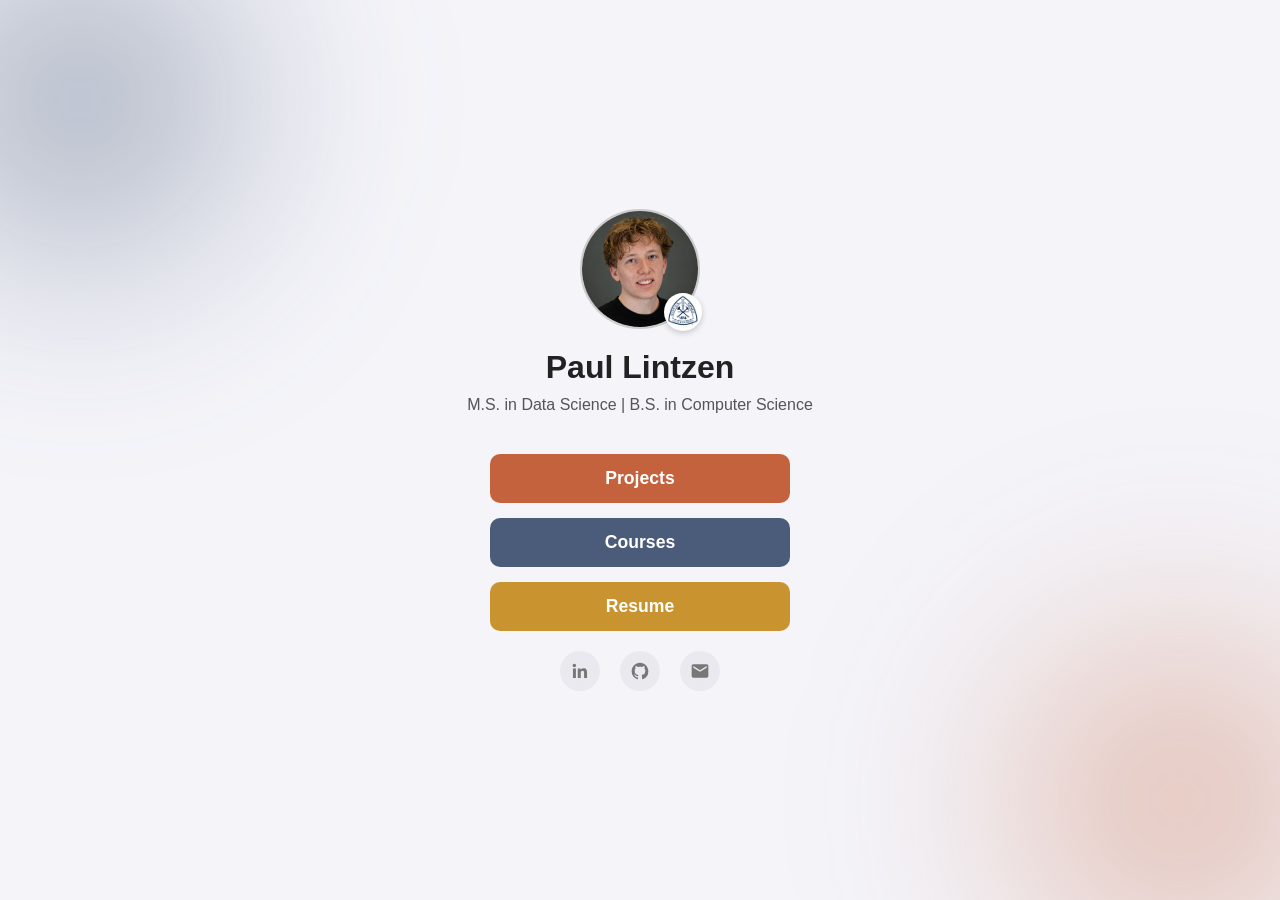
<file: index.html>
<!DOCTYPE html>
<html lang="en">
<head>
<meta charset="UTF-8">
<meta name="viewport" content="width=device-width, initial-scale=1.0">
<title>Paul Lintzen</title>
<meta name="description" content="Paul Lintzen — M.S. in Data Science, B.S. in Computer Science, Colorado School of Mines.">
<meta property="og:title" content="Paul Lintzen">
<meta property="og:description" content="M.S. in Data Science | B.S. in Computer Science, Colorado School of Mines">
<meta property="og:image" content="headshot.jpg">
<meta property="og:type" content="website">
<meta name="twitter:card" content="summary">
<link rel="apple-touch-icon" sizes="180x180" href="icons/apple-touch-icon.png">
<link rel="icon" type="image/png" sizes="32x32" href="icons/favicon-32x32.png">
<link rel="icon" type="image/png" sizes="16x16" href="icons/favicon-16x16.png">
<link rel="manifest" href="icons/site.webmanifest">
<link rel="stylesheet" href="style.css">
<style>
    body {
        position: relative;
        display: flex;
        flex-direction: column;
        justify-content: center;
        align-items: center;
        height: 100vh;
        text-align: center;
        padding: 20px;
    }
    body::before, body::after {
        content: "";
        position: fixed;
        border-radius: 50%;
        filter: blur(90px);
        z-index: -1;
        pointer-events: none;
    }
    body::before {
        width: 480px;
        height: 480px;
        top: -140px;
        left: -160px;
        background: radial-gradient(circle, rgba(74,92,122,0.55), transparent 70%);
    }
    body::after {
        width: 520px;
        height: 520px;
        bottom: -160px;
        right: -160px;
        background: radial-gradient(circle, rgba(196,98,61,0.45), transparent 70%);
    }
    h1 {
        margin-bottom: 10px;
        font-size: 2em;
        color: #222;
    }
    p.description {
        margin-bottom: 40px;
        font-size: 1em;
        color: #555;
    }
    .buttons {
        display: flex;
        flex-direction: column;
        gap: 15px;
        width: 100%;
        max-width: 300px;
    }
    a.button {
        display: block;
        padding: 14px 20px;
        border-radius: 10px;
        font-size: 1.1em;
        font-weight: bold;
        text-decoration: none;
        color: white;
        transition: transform 0.2s, box-shadow 0.2s;
    }
    a.button:hover {
        transform: translateY(-2px);
        box-shadow: 0 4px 12px rgba(0,0,0,0.2);
    }
    a.projects { background: var(--c3); }
    a.courses { background: var(--c1); }
    a.resume { background: var(--c4); }
    .social-icons {
        display: flex;
        justify-content: center;
        gap: 20px;
        margin-top: 20px;
    }
    a.icon-link {
        display: flex;
        align-items: center;
        justify-content: center;
        width: 40px;
        height: 40px;
        border-radius: 50%;
        color: #777;
        background: #e9e9ef;
        transition: transform 0.2s, background 0.2s, color 0.2s;
    }
    a.icon-link svg {
        width: 20px;
        height: 20px;
        fill: currentColor;
    }
    a.icon-link:hover {
        transform: translateY(-2px);
    }
    a.icon-link.linkedin:hover { background: #0a66c2; color: white; }
    a.icon-link.github:hover { background: #333333; color: white; }
    a.icon-link.email:hover { background: #d44638; color: white; }
    @media (max-width: 400px) {
        h1 { font-size: 1.5em; }
        p.description { font-size: 0.9em; }
        a.button { font-size: 1em; padding: 12px; }
    }
    .avatar {
        position: relative;
        display: inline-block;
        margin-bottom: 20px;
    }
    .headshot {
        display: block;
        width: 120px;
        height: 120px;
        border-radius: 50%;
        object-fit: cover;
        border: 2px solid #ccc;
    }
    .school-badge {
        position: absolute;
        bottom: -2px;
        right: -2px;
        width: 38px;
        height: 38px;
        border-radius: 50%;
        background: white;
        padding: 0px;
        box-shadow: 0 2px 6px rgba(0,0,0,0.2);
        object-fit: contain;
        object-position: center 10%;
    }
</style>
</head>
<body>
<div class="avatar">
    <img src="headshot.jpg" alt="Paul Lintzen" class="headshot">
    <img src="mines.png" alt="Colorado School of Mines" class="school-badge">
</div>
<h1>Paul Lintzen</h1>
<p class="description">M.S. in Data Science | B.S. in Computer Science</p>
<div class="buttons">
    <a href="projects.html" class="button projects">Projects</a>
    <a href="courses.html" class="button courses">Courses</a>
    <a href="resume.html" class="button resume">Resume</a>
</div>
<div class="social-icons">
    <a href="https://www.linkedin.com/in/paul-lintzen/" class="icon-link linkedin" target="_blank" aria-label="LinkedIn">
        <svg viewBox="0 0 24 24"><path d="M20.45 20.45h-3.56v-5.57c0-1.33-.02-3.04-1.85-3.04-1.85 0-2.14 1.45-2.14 2.94v5.67H9.34V9h3.42v1.56h.05c.48-.9 1.64-1.85 3.38-1.85 3.61 0 4.28 2.38 4.28 5.47v6.27zM5.34 7.43a2.07 2.07 0 1 1 0-4.13 2.07 2.07 0 0 1 0 4.13zM7.12 20.45H3.56V9h3.56v11.45z"/></svg>
    </a>
    <a href="https://github.com/PaulLintzen" class="icon-link github" target="_blank" aria-label="GitHub">
        <svg viewBox="0 0 24 24"><path d="M12 2C6.48 2 2 6.58 2 12.19c0 4.49 2.87 8.3 6.84 9.65.5.1.68-.22.68-.49 0-.24-.01-.88-.01-1.72-2.78.62-3.37-1.37-3.37-1.37-.45-1.18-1.11-1.49-1.11-1.49-.9-.63.07-.62.07-.62 1 .07 1.53 1.05 1.53 1.05.89 1.56 2.34 1.11 2.91.85.09-.66.35-1.11.63-1.36-2.22-.26-4.56-1.14-4.56-5.06 0-1.12.39-2.03 1.03-2.75-.1-.26-.45-1.31.1-2.72 0 0 .84-.28 2.75 1.05a9.3 9.3 0 0 1 2.5-.35c.85 0 1.71.12 2.5.35 1.91-1.33 2.75-1.05 2.75-1.05.55 1.41.2 2.46.1 2.72.64.72 1.03 1.63 1.03 2.75 0 3.93-2.34 4.79-4.57 5.05.36.32.68.94.68 1.9 0 1.37-.01 2.48-.01 2.81 0 .27.18.6.69.49A10.03 10.03 0 0 0 22 12.19C22 6.58 17.52 2 12 2z"/></svg>
    </a>
    <a href="mailto:paul_lintzen@mines.edu?subject=%5BPortfolio%20Site%5D%20Contact" class="icon-link email" aria-label="Email">
        <svg viewBox="0 0 24 24"><path d="M20 4H4c-1.1 0-1.99.9-1.99 2L2 18c0 1.1.9 2 2 2h16c1.1 0 2-.9 2-2V6c0-1.1-.9-2-2-2zm0 4-8 5-8-5V6l8 5 8-5v2z"/></svg>
    </a>
</div>
</body>
</html>
</file>
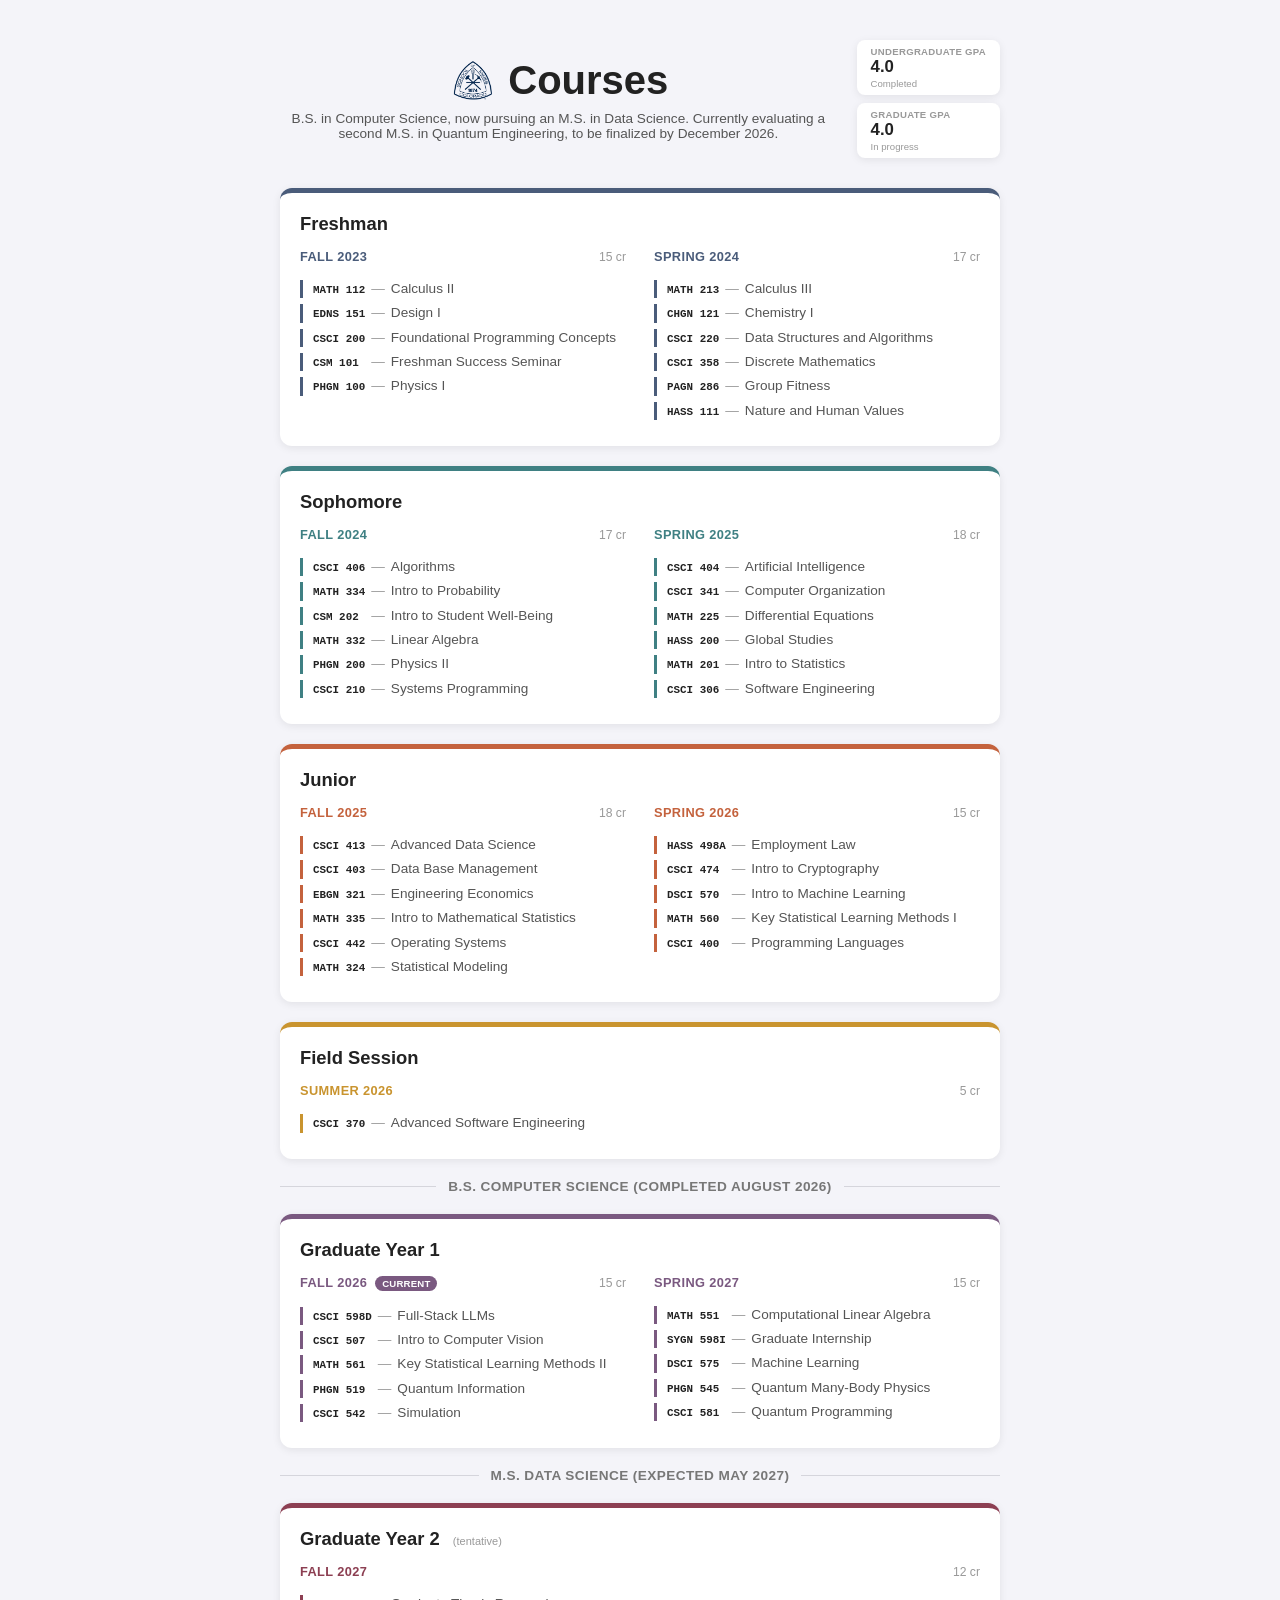
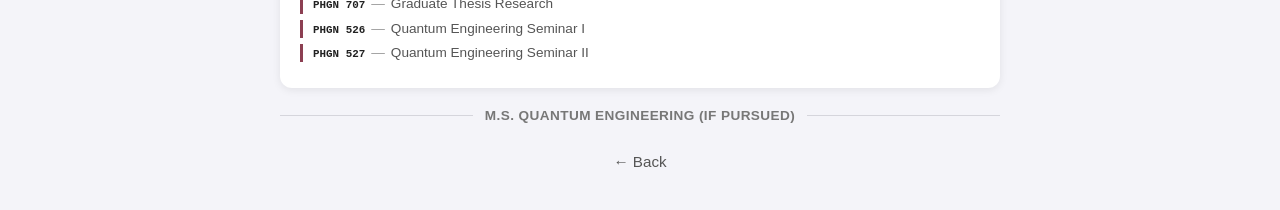
<file: courses.html>
<!DOCTYPE html>
<html lang="en">
<head>
<meta charset="UTF-8">
<meta name="viewport" content="width=device-width, initial-scale=1.0">
<title>Courses</title>
<meta name="description" content="Paul Lintzen's full coursework timeline at Colorado School of Mines, from B.S. Computer Science through an M.S. in Data Science, with a possible second M.S. in Quantum Engineering.">
<link rel="apple-touch-icon" sizes="180x180" href="icons/apple-touch-icon.png">
<link rel="icon" type="image/png" sizes="32x32" href="icons/favicon-32x32.png">
<link rel="icon" type="image/png" sizes="16x16" href="icons/favicon-16x16.png">
<link rel="manifest" href="icons/site.webmanifest">
<link rel="stylesheet" href="style.css">
<style>
    body {
        display: flex;
        flex-direction: column;
        align-items: center;
        min-height: 100vh;
        text-align: center;
        padding: 40px 20px;
    }
    h1 {
        margin-bottom: 10px;
        font-size: 2em;
        color: #222;
    }
    p.description {
        margin-bottom: 20px;
        font-size: 1em;
        color: #555;
        max-width: 540px;
    }
    .page-header {
        display: flex;
        align-items: center;
        justify-content: space-between;
        gap: 20px;
        width: 100%;
        max-width: 720px;
        margin-bottom: 30px;
        text-align: left;
    }
    .header-main {
        display: flex;
        flex-direction: column;
        align-items: center;
        gap: 6px;
        flex: 1;
    }
    .header-left {
        display: flex;
        align-items: center;
        justify-content: center;
        gap: 10px;
    }
    .header-left .school-logo {
        width: 50px;
        height: auto;
    }
    .header-left h1 {
        margin-bottom: 0;
        font-size: 2.5em;
        white-space: nowrap;
    }
    .page-header .description {
        margin-bottom: 0;
        max-width: none;
        text-align: center;
        font-size: 0.85em;
    }
    .timeline {
        display: flex;
        flex-direction: column;
        gap: 20px;
        width: 100%;
        max-width: 720px;
    }
    .year-card {
        background: white;
        border-radius: 12px;
        padding: 20px;
        text-align: left;
        box-shadow: 0 2px 8px rgba(0,0,0,0.08);
        border-top: 5px solid var(--accent);
    }
    .year-card h2 {
        font-size: 1.15em;
        color: #222;
        margin-bottom: 14px;
    }
    .year-card h2 .note {
        font-size: 0.6em;
        font-weight: normal;
        color: #999;
        margin-left: 8px;
    }
    .year-1 { --accent: var(--c1); }
    .year-2 { --accent: var(--c2); }
    .year-3 { --accent: var(--c3); }
    .year-4 { --accent: var(--c4); }
    .year-5 { --accent: var(--c5); }
    .year-6 { --accent: var(--c6); }
    .semesters {
        display: flex;
        gap: 28px;
    }
    .semester {
        flex: 1 1 0;
        min-width: 0;
    }
    .semester h3 {
        font-size: 0.8em;
        font-weight: bold;
        text-transform: uppercase;
        letter-spacing: 0.03em;
        color: var(--accent);
        margin-bottom: 10px;
        display: flex;
        justify-content: space-between;
        align-items: baseline;
    }
    .semester h3 .current-badge {
        display: inline-block;
        background: var(--accent);
        color: white;
        font-size: 0.75em;
        font-weight: bold;
        text-transform: uppercase;
        letter-spacing: 0.02em;
        padding: 2px 7px;
        border-radius: 10px;
        margin-left: 8px;
        vertical-align: middle;
    }
    .semester h3 .credits {
        font-weight: normal;
        text-transform: none;
        letter-spacing: normal;
        color: #999;
        font-size: 0.95em;
    }
    .course-list {
        list-style: none;
        display: table;
        width: 100%;
        border-collapse: separate;
        border-spacing: 0 6px;
    }
    .course-list li {
        display: table-row;
        font-size: 0.85em;
        line-height: 1.35;
        color: #555;
    }
    .course-list li .code {
        display: table-cell;
        white-space: nowrap;
        vertical-align: baseline;
        padding-left: 10px;
        padding-right: 6px;
        border-left: 3px solid var(--accent);
        color: #222;
        font-family: 'SFMono-Regular', Consolas, 'Liberation Mono', Menlo, monospace;
        font-size: 0.8em;
        font-weight: 700;
    }
    .course-list li .title {
        display: table-cell;
        width: 100%;
        vertical-align: baseline;
    }
    .course-list li .title::before {
        content: "\2014";
        margin-right: 6px;
        color: #999;
        font-weight: normal;
    }
    .milestone {
        display: flex;
        align-items: center;
        gap: 12px;
        width: 100%;
        max-width: 720px;
        color: #777;
        font-size: 0.85em;
        font-weight: bold;
        text-transform: uppercase;
        letter-spacing: 0.03em;
    }
    .milestone::before, .milestone::after {
        content: "";
        flex: 1;
        height: 1px;
        background: #d5d5dc;
    }
    .gpa-row {
        display: flex;
        flex-direction: column;
        gap: 8px;
        flex: 0 0 auto;
    }
    .gpa-card {
        background: white;
        border-radius: 8px;
        padding: 6px 14px;
        box-shadow: 0 2px 8px rgba(0,0,0,0.08);
        min-width: 120px;
        text-align: left;
    }
    .gpa-card .label {
        font-size: 0.6em;
        font-weight: bold;
        text-transform: uppercase;
        letter-spacing: 0.03em;
        color: #999;
    }
    .gpa-card .value {
        font-size: 1.05em;
        font-weight: bold;
        color: #222;
    }
    .gpa-card .note {
        font-size: 0.6em;
        color: #999;
        margin-top: 1px;
    }
    @media (max-width: 400px) {
        h1 { font-size: 1.5em; }
        p.description { font-size: 0.9em; }
    }
    @media (max-width: 560px) {
        .semesters {
            flex-direction: column;
            gap: 16px;
        }
        .page-header {
            flex-direction: column;
        }
        .gpa-row {
            flex-direction: row;
            justify-content: center;
        }
    }
</style>
</head>
<body>
<div class="page-header">
    <div class="header-main">
        <div class="header-left">
            <img src="mines.png" alt="Colorado School of Mines" class="school-logo">
            <h1>Courses</h1>
        </div>
        <p class="description">B.S. in Computer Science, now pursuing an M.S. in Data Science. Currently evaluating a second M.S. in Quantum Engineering, to be finalized by December 2026.</p>
    </div>
    <div class="gpa-row">
        <div class="gpa-card">
            <div class="label">Undergraduate GPA</div>
            <div class="value">4.0</div>
            <div class="note">Completed</div>
        </div>
        <div class="gpa-card">
            <div class="label">Graduate GPA</div>
            <div class="value">4.0</div>
            <div class="note">In progress</div>
        </div>
    </div>
</div>

<div class="timeline">

    <div class="year-card year-1">
        <h2>Freshman</h2>
        <div class="semesters">
            <div class="semester">
                <h3>Fall 2023 <span class="credits">15 cr</span></h3>
                <ul class="course-list">
                    <li><span class="code">MATH 112</span><span class="title">Calculus II</span></li>
                    <li><span class="code">EDNS 151</span><span class="title">Design I</span></li>
                    <li><span class="code">CSCI 200</span><span class="title">Foundational Programming Concepts</span></li>
                    <li><span class="code">CSM 101</span><span class="title">Freshman Success Seminar</span></li>
                    <li><span class="code">PHGN 100</span><span class="title">Physics I</span></li>
                </ul>
            </div>
            <div class="semester">
                <h3>Spring 2024 <span class="credits">17 cr</span></h3>
                <ul class="course-list">
                    <li><span class="code">MATH 213</span><span class="title">Calculus III</span></li>
                    <li><span class="code">CHGN 121</span><span class="title">Chemistry I</span></li>
                    <li><span class="code">CSCI 220</span><span class="title">Data Structures and Algorithms</span></li>
                    <li><span class="code">CSCI 358</span><span class="title">Discrete Mathematics</span></li>
                    <li><span class="code">PAGN 286</span><span class="title">Group Fitness</span></li>
                    <li><span class="code">HASS 111</span><span class="title">Nature and Human Values</span></li>
                </ul>
            </div>
        </div>
    </div>

    <div class="year-card year-2">
        <h2>Sophomore</h2>
        <div class="semesters">
            <div class="semester">
                <h3>Fall 2024 <span class="credits">17 cr</span></h3>
                <ul class="course-list">
                    <li><span class="code">CSCI 406</span><span class="title">Algorithms</span></li>
                    <li><span class="code">MATH 334</span><span class="title">Intro to Probability</span></li>
                    <li><span class="code">CSM 202</span><span class="title">Intro to Student Well-Being</span></li>
                    <li><span class="code">MATH 332</span><span class="title">Linear Algebra</span></li>
                    <li><span class="code">PHGN 200</span><span class="title">Physics II</span></li>
                    <li><span class="code">CSCI 210</span><span class="title">Systems Programming</span></li>
                </ul>
            </div>
            <div class="semester">
                <h3>Spring 2025 <span class="credits">18 cr</span></h3>
                <ul class="course-list">
                    <li><span class="code">CSCI 404</span><span class="title">Artificial Intelligence</span></li>
                    <li><span class="code">CSCI 341</span><span class="title">Computer Organization</span></li>
                    <li><span class="code">MATH 225</span><span class="title">Differential Equations</span></li>
                    <li><span class="code">HASS 200</span><span class="title">Global Studies</span></li>
                    <li><span class="code">MATH 201</span><span class="title">Intro to Statistics</span></li>
                    <li><span class="code">CSCI 306</span><span class="title">Software Engineering</span></li>
                </ul>
            </div>
        </div>
    </div>

    <div class="year-card year-3">
        <h2>Junior</h2>
        <div class="semesters">
            <div class="semester">
                <h3>Fall 2025 <span class="credits">18 cr</span></h3>
                <ul class="course-list">
                    <li><span class="code">CSCI 413</span><span class="title">Advanced Data Science</span></li>
                    <li><span class="code">CSCI 403</span><span class="title">Data Base Management</span></li>
                    <li><span class="code">EBGN 321</span><span class="title">Engineering Economics</span></li>
                    <li><span class="code">MATH 335</span><span class="title">Intro to Mathematical Statistics</span></li>
                    <li><span class="code">CSCI 442</span><span class="title">Operating Systems</span></li>
                    <li><span class="code">MATH 324</span><span class="title">Statistical Modeling</span></li>
                </ul>
            </div>
            <div class="semester">
                <h3>Spring 2026 <span class="credits">15 cr</span></h3>
                <ul class="course-list">
                    <li><span class="code">HASS 498A</span><span class="title">Employment Law</span></li>
                    <li><span class="code">CSCI 474</span><span class="title">Intro to Cryptography</span></li>
                    <li><span class="code">DSCI 570</span><span class="title">Intro to Machine Learning</span></li>
                    <li><span class="code">MATH 560</span><span class="title">Key Statistical Learning Methods I</span></li>
                    <li><span class="code">CSCI 400</span><span class="title">Programming Languages</span></li>

                </ul>
            </div>
        </div>
    </div>

    <div class="year-card year-4">
        <h2>Field Session</h2>
        <div class="semesters">
            <div class="semester">
                <h3>Summer 2026 <span class="credits">5 cr</span></h3>
                <ul class="course-list">
                    <li><span class="code">CSCI 370</span><span class="title">Advanced Software Engineering</span></li>
                </ul>
            </div>
        </div>
    </div>

    <p class="milestone">B.S. Computer Science (Completed August 2026)</p>

    <div class="year-card year-5">
        <h2>Graduate Year 1</h2>
        <div class="semesters">
            <div class="semester">
                <h3><span>Fall 2026<span class="current-badge">Current</span></span> <span class="credits">15 cr</span></h3>
                <ul class="course-list">
                    <li><span class="code">CSCI 598D</span><span class="title">Full-Stack LLMs</span></li>
                    <li><span class="code">CSCI 507</span><span class="title">Intro to Computer Vision</span></li>
                    <li><span class="code">MATH 561</span><span class="title">Key Statistical Learning Methods II</span></li>
                    <li><span class="code">PHGN 519</span><span class="title">Quantum Information</span></li>
                    <li><span class="code">CSCI 542</span><span class="title">Simulation</span></li>
                </ul>
            </div>
            <div class="semester">
                <h3>Spring 2027 <span class="credits">15 cr</span></h3>
                <ul class="course-list">
                    <li><span class="code">MATH 551</span><span class="title">Computational Linear Algebra</span></li>
                    <li><span class="code">SYGN 598I</span><span class="title">Graduate Internship</span></li>
                    <li><span class="code">DSCI 575</span><span class="title">Machine Learning</span></li>
                    <li><span class="code">PHGN 545</span><span class="title">Quantum Many-Body Physics</span></li>
                    <li><span class="code">CSCI 581</span><span class="title">Quantum Programming</span></li>
                </ul>
            </div>
        </div>
    </div>

    <p class="milestone">M.S. Data Science (Expected May 2027)</p>

    <div class="year-card year-6">
        <h2>Graduate Year 2 <span class="note">(tentative)</span></h2>
        <div class="semesters">
            <div class="semester">
                <h3>Fall 2027 <span class="credits">12 cr</span></h3>
                <ul class="course-list">
                    <li><span class="code">PHGN 707</span><span class="title">Graduate Thesis Research </span></li>
                    <li><span class="code">PHGN 526</span><span class="title">Quantum Engineering Seminar I</span></li>
                    <li><span class="code">PHGN 527</span><span class="title">Quantum Engineering Seminar II</span></li>
                </ul>
            </div>
        </div>
    </div>
    
    <p class="milestone">M.S. Quantum Engineering (If Pursued)</p>

</div>
<a href="index.html" class="back">&larr; <span>Back</span></a>
</body>
</html>
</file>
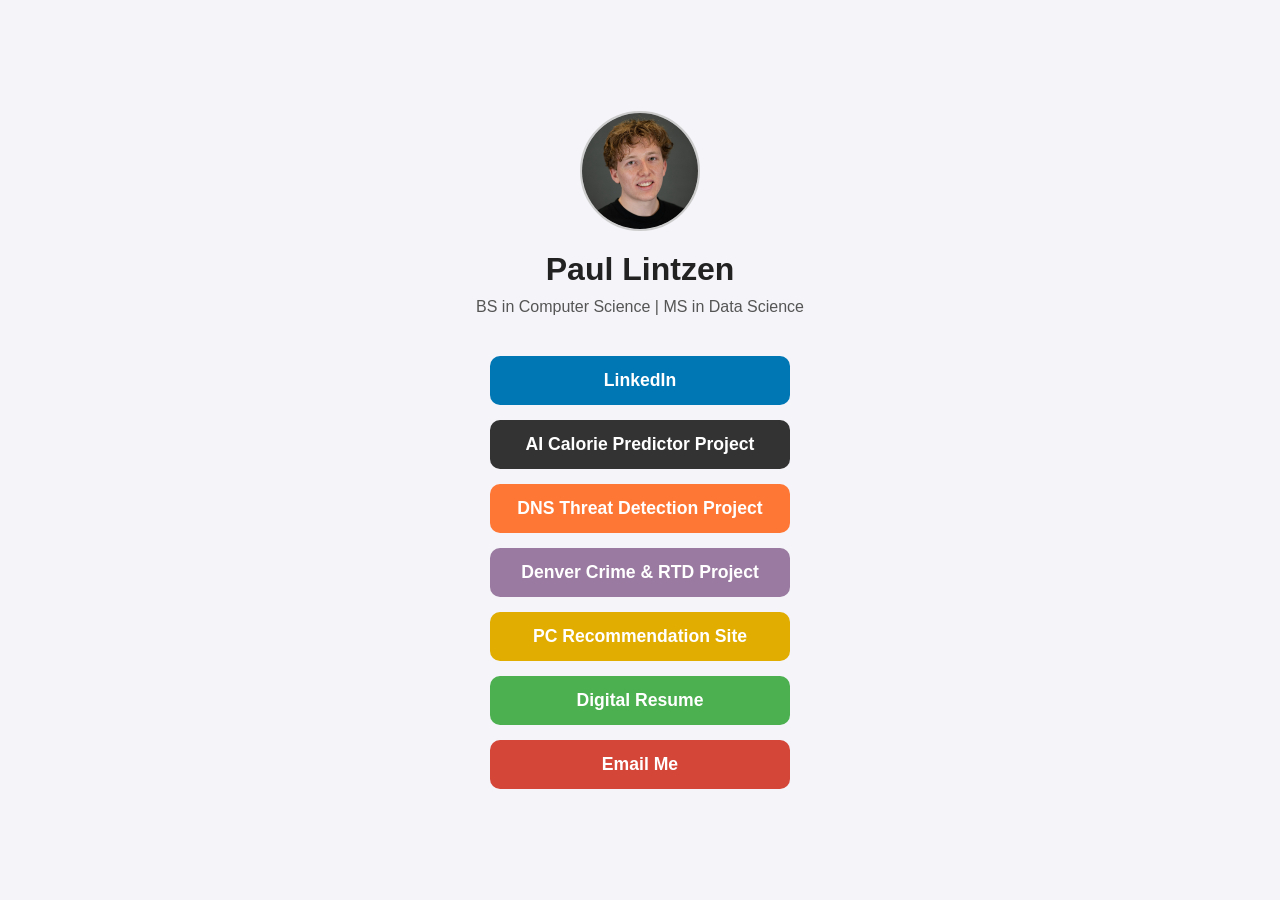
<file: old-index.html>
<!DOCTYPE html>
<html lang="en">
<head>
<meta charset="UTF-8">
<meta name="viewport" content="width=device-width, initial-scale=1.0">
<title>Connect with Me</title>
<style>
    /* Reset some defaults */
    * { box-sizing: border-box; margin: 0; padding: 0; }

    body {
        font-family: 'Helvetica Neue', sans-serif;
        background: #f4f4f9;
        color: #333;
        display: flex;
        flex-direction: column;
        justify-content: center;
        align-items: center;
        height: 100vh;
        text-align: center;
        padding: 20px;
    }

    h1 {
        margin-bottom: 10px;
        font-size: 2em;
        color: #222;
    }

    p.description {
        margin-bottom: 40px;
        font-size: 1em;
        color: #555;
    }

    .buttons {
        display: flex;
        flex-direction: column;
        gap: 15px;
        width: 100%;
        max-width: 300px;
    }

    a.button {
        display: block;
        padding: 14px 20px;
        border-radius: 10px;
        font-size: 1.1em;
        font-weight: bold;
        text-decoration: none;
        color: white;
        transition: transform 0.2s, box-shadow 0.2s;
    }

    a.button:hover {
        transform: translateY(-2px);
        box-shadow: 0 4px 12px rgba(0,0,0,0.2);
    }

    a.linkedin { background: #0077B5; }
    a.github { background: #333333; }
    a.github2 { background: #9A7AA0; }
    a.github3 { background: #ff7734; }
    a.github4 { background: #e1ad01; }
    a.resume { background: #4CAF50; }
    a.email { background: #d44638; }

    @media (max-width: 400px) {
        h1 { font-size: 1.5em; }
        p.description { font-size: 0.9em; }
        a.button { font-size: 1em; padding: 12px; }
    }
    .headshot {
    width: 120px;         /* adjust size as needed */
    height: 120px;
    border-radius: 50%;   /* makes it circular */
    object-fit: cover;    /* crops to fit nicely */
    margin-bottom: 20px;  /* space below the image */
    border: 2px solid #ccc; /* optional subtle border */
}
</style>
</head>
<body>
<img src="headshot.jpg" alt="Paul Lintzen" class="headshot">
<h1>Paul Lintzen</h1>
<p class="description">BS in Computer Science | MS in Data Science</p>
<div class="buttons">
    <a href="https://www.linkedin.com/in/paul-lintzen/" class="button linkedin" target="_blank">LinkedIn</a>
    <a href="https://github.com/PaulLintzen/image-calorie-predictor.git" class="button github" target="_blank">AI Calorie Predictor Project</a>
    <a href="DNS-threat-detection.pdf" class="button github3" target="_blank">DNS Threat Detection Project</a>
    <a href="project-map.html" class="button github2" target="_blank">Denver Crime & RTD Project</a>
    <a href="https://paullintzen.github.io/pc-recs/" class="button github4" target="_blank">PC Recommendation Site</a>
    <a href="jun2026-public-resume.pdf" class="button resume" target="_blank">Digital Resume</a>
    <a href="mailto:paul_lintzen@mines.edu" class="button email">Email Me</a>
</div>

</body>
</html>
</file>
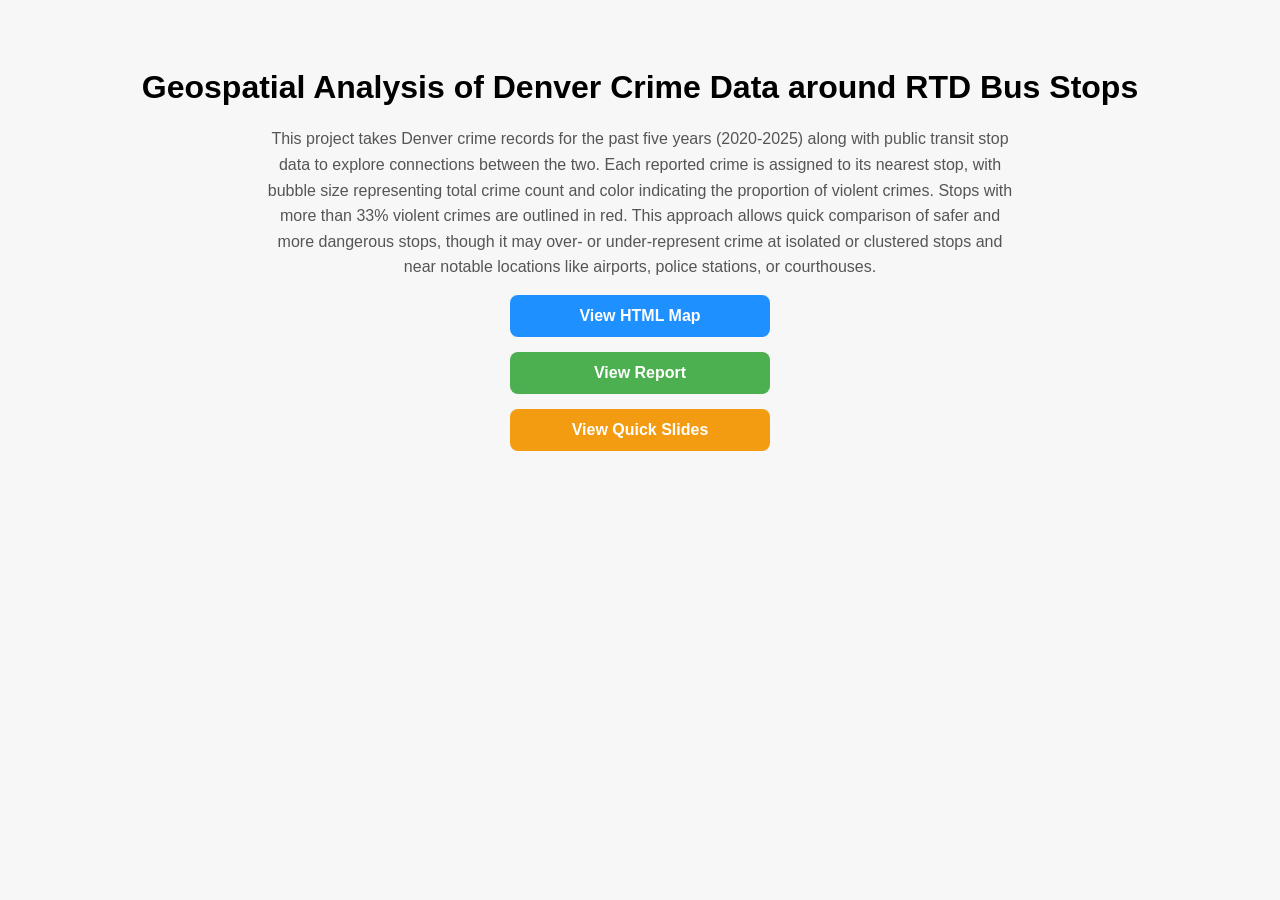
<file: project-map.html>
<!DOCTYPE html>
<html lang="en">
<head>
<meta charset="UTF-8">
<meta name="viewport" content="width=device-width, initial-scale=1.0">
<title>Geospatial Analysis of Denver Crime Data around RTD Bus Stops</title>
<style>
    body { font-family: sans-serif; text-align: center; padding: 40px; background: #f7f7f7; }
    h1 { margin-bottom: 20px; }
    p { margin-bottom: 30px; color: #555; }
    a { display: block; margin: 15px auto; padding: 12px 20px; width: 220px; text-decoration: none; color: white; border-radius: 8px; font-weight: bold; }
    a.map { background: #1e90ff; }
    a.report { background: #4CAF50; }
    a.slides { background: #f39c12; }
</style>
</head>
<body>
<h1>Geospatial Analysis of Denver Crime Data around RTD Bus Stops</h1>
<p style="max-width: 750px; margin: 0 auto; line-height: 1.6;">
    This project takes Denver crime records for the past five years (2020-2025) along with public transit stop data to explore connections between the two. 
    Each reported crime is assigned to its nearest stop, with bubble size representing total crime count and color indicating the proportion of violent crimes. 
    Stops with more than 33% violent crimes are outlined in red. This approach allows quick comparison of safer and more dangerous stops, though it may over- or under-represent crime at isolated or clustered stops and near notable locations like airports, police stations, or courthouses.
</p>

<a href="https://paullintzen.github.io/CSCI403FinalProjectHTMLMap/" class="map" target="_blank">View HTML Map</a>
<a href="map-report.pdf" class="report" target="_blank">View Report</a>
<a href="slides.pdf" class="slides" target="_blank">View Quick Slides</a>
</body>
</html>
</file>
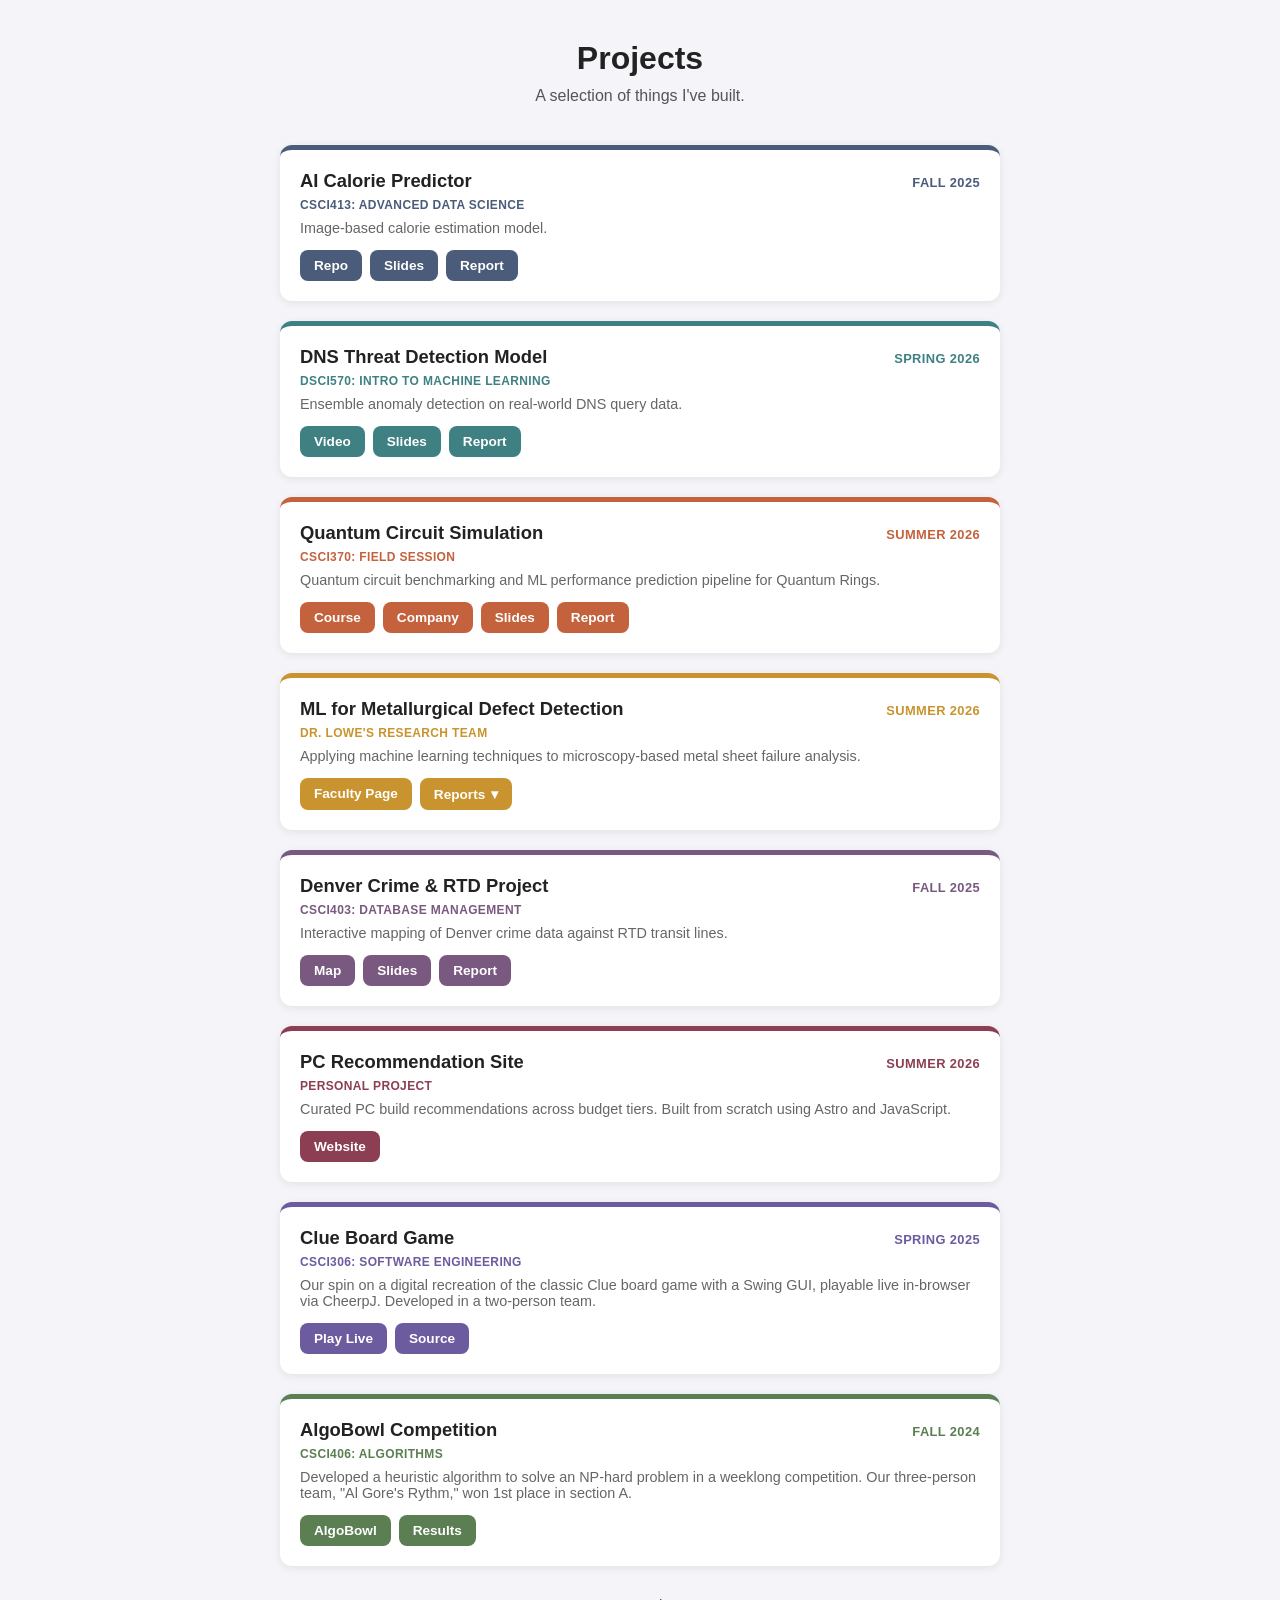
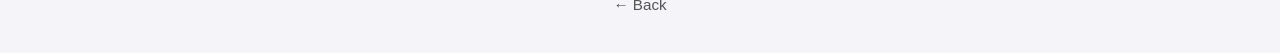
<file: projects.html>
<!DOCTYPE html>
<html lang="en">
<head>
<meta charset="UTF-8">
<meta name="viewport" content="width=device-width, initial-scale=1.0">
<title>Projects</title>
<meta name="description" content="A selection of projects by Paul Lintzen spanning quantum computing, machine learning, and data science.">
<link rel="apple-touch-icon" sizes="180x180" href="icons/apple-touch-icon.png">
<link rel="icon" type="image/png" sizes="32x32" href="icons/favicon-32x32.png">
<link rel="icon" type="image/png" sizes="16x16" href="icons/favicon-16x16.png">
<link rel="manifest" href="icons/site.webmanifest">
<link rel="stylesheet" href="style.css">
<style>
    body {
        display: flex;
        flex-direction: column;
        align-items: center;
        min-height: 100vh;
        text-align: center;
        padding: 40px 20px;
    }
    h1 {
        margin-bottom: 10px;
        font-size: 2em;
        color: #222;
    }
        .card .tag {
        font-size: 0.75em;
        font-weight: bold;
        text-transform: uppercase;
        letter-spacing: 0.03em;
        color: var(--accent);
        margin-bottom: 8px;
    }
    p.description {
        margin-bottom: 40px;
        font-size: 1em;
        color: #555;
    }
    .cards {
        display: flex;
        flex-direction: column;
        gap: 20px;
        width: 100%;
        max-width: 720px;
    }
    .card {
        background: white;
        border-radius: 12px;
        padding: 20px;
        text-align: left;
        box-shadow: 0 2px 8px rgba(0,0,0,0.08);
        border-top: 5px solid var(--accent);
    }
    .card h2 {
        display: flex;
        justify-content: space-between;
        align-items: baseline;
        gap: 8px;
        font-size: 1.15em;
        color: #222;
        margin-bottom: 6px;
    }
    .card h2 .semester {
        font-size: 0.7em;
        font-weight: bold;
        text-transform: uppercase;
        letter-spacing: 0.03em;
        color: var(--accent);
        white-space: nowrap;
    }
    .card p {
        font-size: 0.9em;
        color: #666;
        margin-bottom: 14px;
    }
    .links {
        display: flex;
        flex-wrap: wrap;
        gap: 8px;
    }
    .link {
        display: inline-block;
        padding: 8px 14px;
        border-radius: 8px;
        font-size: 0.85em;
        font-weight: bold;
        text-decoration: none;
        color: white;
        background: var(--accent);
        transition: transform 0.15s, box-shadow 0.15s;
    }
    .link:hover {
        transform: translateY(-1px);
        box-shadow: 0 3px 8px rgba(0,0,0,0.2);
    }
    .link.placeholder {
        background: #e0e0e6;
        color: #999;
        cursor: default;
        pointer-events: none;
        font-weight: normal;
    }
    .link-menu {
        position: relative;
    }
    .link-menu summary {
        list-style: none;
        cursor: pointer;
    }
    .link-menu summary::-webkit-details-marker {
        display: none;
    }
    .link-menu summary::after {
        content: "\25BE";
        margin-left: 6px;
    }
    .link-menu[open] summary {
        border-radius: 8px 8px 0 0;
    }
    .link-menu-list {
        position: absolute;
        top: 100%;
        left: 0;
        z-index: 10;
        display: flex;
        flex-direction: column;
        min-width: 140px;
        margin-top: 2px;
        padding: 6px;
        border-radius: 8px;
        background: white;
        box-shadow: 0 4px 14px rgba(0,0,0,0.18);
    }
    .link-menu-list a {
        padding: 7px 10px;
        border-radius: 6px;
        font-size: 0.85em;
        font-weight: bold;
        text-decoration: none;
        color: #333;
        white-space: nowrap;
        font-family: 'SFMono-Regular', Consolas, 'Liberation Mono', Menlo, monospace;
    }
    .link-menu-list a:hover {
        background: #f2f2f6;
    }
    .project1 { --accent: var(--c1); }
    .project2 { --accent: var(--c2); }
    .project3 { --accent: var(--c3); }
    .project4 { --accent: var(--c4); }
    .project5 { --accent: var(--c5); }
    .project6 { --accent: var(--c6); }
    .project7 { --accent: var(--c7); }
    .project8 { --accent: var(--c8); }
    @media (max-width: 400px) {
        h1 { font-size: 1.5em; }
        p.description { font-size: 0.9em; }
    }
</style>
</head>
<body>
<h1>Projects</h1>
<p class="description">A selection of things I've built.</p>
<div class="cards">

    <div class="card project1">
        <h2><span>AI Calorie Predictor</span><span class="semester">Fall 2025</span></h2>
        <p class="tag">CSCI413: Advanced Data Science</p>
        <p>Image-based calorie estimation model.</p>
        <div class="links">
            <a href="https://github.com/PaulLintzen/image-calorie-predictor.git" class="link" target="_blank">Repo</a>
            <a href="documents/image-calorie-predictor-slides.pdf" class="link" target="_blank">Slides</a>
            <a href="documents/image-calorie-predictor-report.pdf" class="link" target="_blank">Report</a>
        </div>
    </div>

    <div class="card project2">
        <h2><span>DNS Threat Detection Model</span><span class="semester">Spring 2026</span></h2>
        <p class="tag">DSCI570: Intro to Machine Learning</p>
        <p>Ensemble anomaly detection on real-world DNS query data.</p>
        <div class="links">
            <a href="https://youtu.be/qhsBlLcj7y8" class="link" target="_blank">Video</a>
            <a href="documents/dns-threat-detection-slides.pdf" class="link" target="_blank">Slides</a>
            <a href="documents/dns-threat-detection-report.pdf" class="link" target="_blank">Report</a>
        </div>
    </div>

    <div class="card project3">
        <h2><span>Quantum Circuit Simulation</span><span class="semester">Summer 2026</span></h2>
        <p class="tag">CSCI370: Field Session</p>
        <p>Quantum circuit benchmarking and ML performance prediction pipeline for Quantum Rings.</p>
        <div class="links">
            <a href="https://cs-courses.mines.edu/csci370/index.html" class="link" target="_blank">Course</a>
            <a href="https://www.quantumrings.com/" class="link" target="_blank">Company</a>
            <a href="documents/quantum-simulator-slides.pdf" class="link" target="_blank">Slides</a>
            <a href="documents/quantum-simulator-report.pdf" class="link" target="_blank">Report</a>
        </div>
    </div>

    <div class="card project4">
        <h2><span>ML for Metallurgical Defect Detection</span><span class="semester">Summer 2026</span></h2>
        <p class="tag">Dr. Lowe's Research Team</p>
        <p>Applying machine learning techniques to microscopy-based metal sheet failure analysis.</p>
        <div class="links">
            <a href="https://metallurgy.mines.edu/project/lowe-terry/" class="link" target="_blank">Faculty Page</a>
            <details class="link-menu">
                <summary class="link">Reports</summary>
                <div class="link-menu-list">
                    <a href="documents/Jun26ResearchReport.pdf" target="_blank">Jun 26</a>
                    <a href="documents/Jul5ResearchReport.pdf" target="_blank">Jul 05</a>
                    <a href="documents/Jul12ResearchReport.pdf" target="_blank">Jul 12</a>
                    <a href="documents/Jul19ResearchReport.pdf" target="_blank">Jul 19</a>
                    <a href="documents/Aug4ResearchReport.pdf" target="_blank">Aug 04</a>
                </div>
            </details>
        </div>
    </div>

    <div class="card project5">
        <h2><span>Denver Crime &amp; RTD Project</span><span class="semester">Fall 2025</span></h2>
        <p class="tag">CSCI403: Database Management</p>
        <p>Interactive mapping of Denver crime data against RTD transit lines.</p>
        <div class="links">
            <a href="https://paullintzen.github.io/CSCI403FinalProjectHTMLMap/" class="link" target="_blank">Map</a>
            <a href="documents/denver-crime-rtd-slides.pdf" class="link" target="_blank">Slides</a>
            <a href="documents/denver-crime-rtd-report.pdf" class = "link" target="_blank">Report</a>
        </div>
    </div>

    <div class="card project6">
        <h2><span>PC Recommendation Site</span><span class="semester">Summer 2026</span></h2>
        <p class="tag">Personal Project</p>
        <p>Curated PC build recommendations across budget tiers. Built from scratch using Astro and JavaScript.</p>
        <div class="links">
            <a href="https://paullintzen.github.io/pc-recs/" class="link" target="_blank">Website</a>
        </div>
    </div>

    <div class="card project7">
        <h2><span>Clue Board Game</span><span class="semester">Spring 2025</span></h2>
        <p class="tag">CSCI306: Software Engineering</p>
        <p>Our spin on a digital recreation of the classic Clue board game with a Swing GUI, playable live in-browser via CheerpJ. Developed in a two-person team.</p>
        <div class="links">
            <a href="clue-game/index.html" class="link" target="_blank">Play Live</a>
            <a href="https://github.com/alex-mines/Clue" class="link" target="_blank">Source</a>
        </div>
    </div>

    <div class="card project8">
        <h2><span>AlgoBowl Competition</span><span class="semester">Fall 2024</span></h2>
        <p class="tag">CSCI406: Algorithms</p>
        <p>Developed a heuristic algorithm to solve an NP-hard problem in a weeklong competition. Our three-person team, "Al Gore's Rythm," won 1st place in section A.</p>
        <div class="links">
            <a href="https://mines.algobowl.org/" class="link" target="_blank">AlgoBowl</a>
            <a href="https://mines.algobowl.org/competition/40" class="link" target="_blank">Results</a>
        </div>
    </div>


</div>
<a href="index.html" class="back">&larr; <span>Back</span></a>
</body>
</html>
</file>
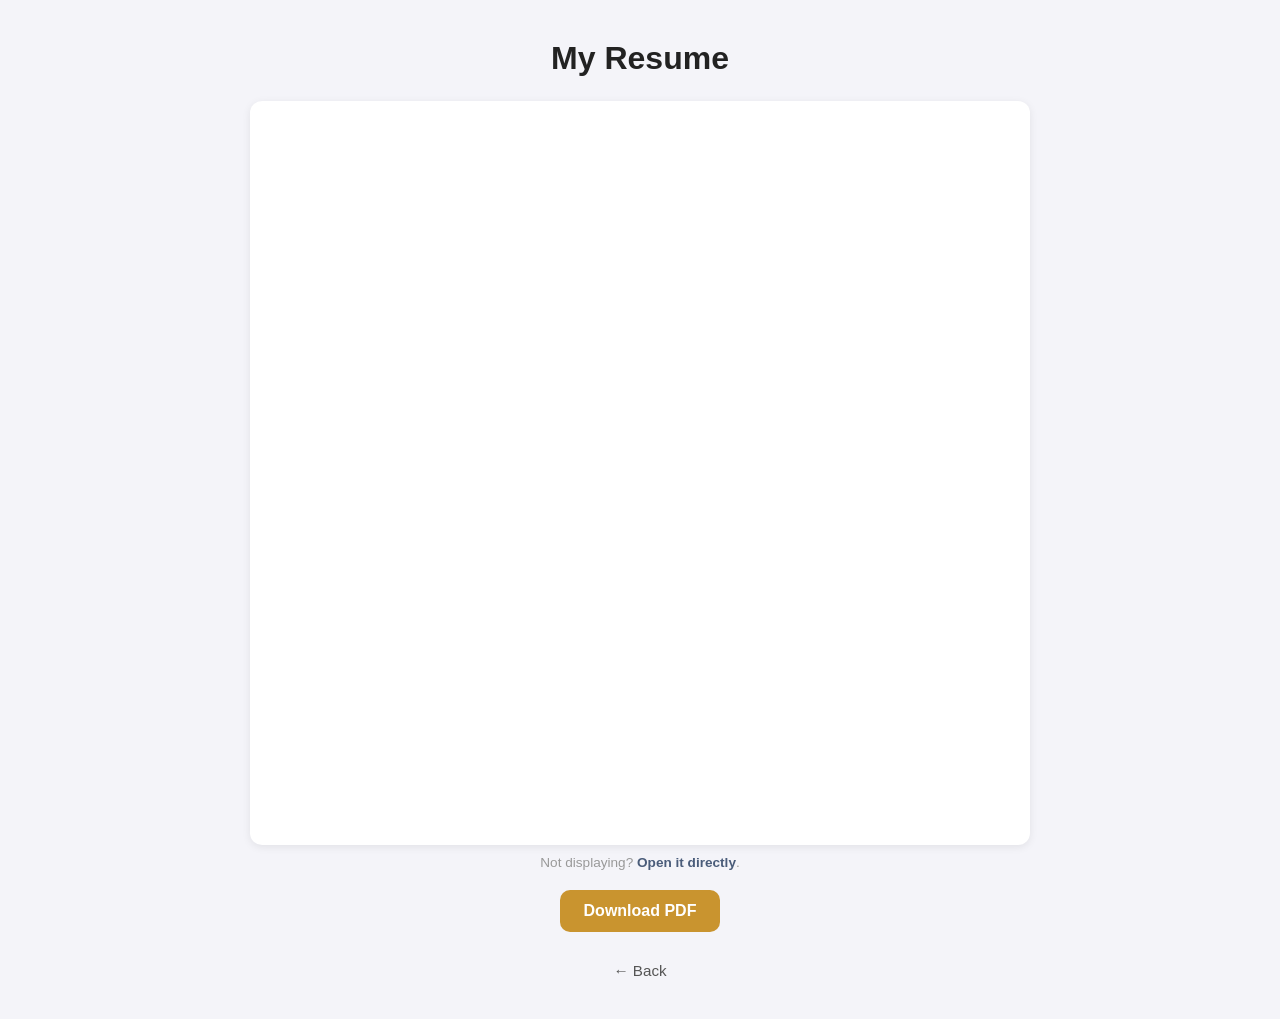
<file: resume.html>
<!DOCTYPE html>
<html lang="en">
<head>
<meta charset="UTF-8">
<meta name="viewport" content="width=device-width, initial-scale=1.0">
<title>Resume</title>
<meta name="description" content="Paul Lintzen's resume — M.S. in Data Science &amp; Quantum Engineering, B.S. in Computer Science, Colorado School of Mines.">
<link rel="apple-touch-icon" sizes="180x180" href="icons/apple-touch-icon.png">
<link rel="icon" type="image/png" sizes="32x32" href="icons/favicon-32x32.png">
<link rel="icon" type="image/png" sizes="16x16" href="icons/favicon-16x16.png">
<link rel="manifest" href="icons/site.webmanifest">
<link rel="stylesheet" href="style.css">
<style>
    body {
        display: flex;
        flex-direction: column;
        align-items: center;
        min-height: 100vh;
        text-align: center;
        padding: 40px 20px;
    }
    h1 {
        margin-bottom: 24px;
        font-size: 2em;
        color: #222;
    }
    .resume-frame-wrap {
        width: 100%;
        max-width: 780px;
        background: white;
        border-radius: 12px;
        padding: 12px;
        box-shadow: 0 2px 8px rgba(0,0,0,0.08);
    }
    .resume-frame {
        display: block;
        width: 100%;
        height: 80vh;
        border: none;
        border-radius: 6px;
    }
    .fallback {
        margin-top: 10px;
        font-size: 0.85em;
        color: #999;
    }
    .fallback a {
        color: var(--c1);
        font-weight: bold;
        text-decoration: none;
    }
    .fallback a:hover {
        text-decoration: underline;
    }
    a.download {
        display: inline-block;
        margin-top: 20px;
        padding: 12px 24px;
        border-radius: 10px;
        font-size: 1em;
        font-weight: bold;
        text-decoration: none;
        color: white;
        background: var(--c4);
        transition: transform 0.2s, box-shadow 0.2s;
    }
    a.download:hover {
        transform: translateY(-2px);
        box-shadow: 0 4px 12px rgba(0,0,0,0.2);
    }
    @media (max-width: 400px) {
        h1 { font-size: 1.5em; }
        p.description { font-size: 0.9em; }
    }
</style>
</head>
<body>
<h1>My Resume</h1>

<div class="resume-frame-wrap">
    <iframe src="documents/aug2026-public-resume.pdf" class="resume-frame" title="Paul Lintzen's Resume"></iframe>
</div>
<p class="fallback">Not displaying? <a href="documents/aug2026-public-resume.pdf" target="_blank">Open it directly</a>.</p>

<a href="documents/aug2026-public-resume.pdf" class="download" download>Download PDF</a>
<a href="index.html" class="back">&larr; <span>Back</span></a>
</body>
</html>
</file>
<file: style.css>
* { box-sizing: border-box; margin: 0; padding: 0; }

:root {
    --c1: #4A5C7A; /* Slate Blue */
    --c2: #3F8083; /* Muted Teal */
    --c3: #C4623D; /* Terracotta */
    --c4: #C9942F; /* Mustard Gold */
    --c5: #7A5980; /* Plum */
    --c6: #8C3F52; /* Burgundy */
    --c7: #6C5B9E; /* Indigo */
    --c8: #5B7F52; /* Olive */
}

body {
    font-family: 'Helvetica Neue', sans-serif;
    background: #f4f4f9;
    color: #333;
}

a.back {
    display: inline-block;
    margin-top: 30px;
    color: #555;
    font-weight: normal;
    font-size: 0.95em;
    text-decoration: none;
}
a.back:hover span {
    text-decoration: underline;
}
</file>
